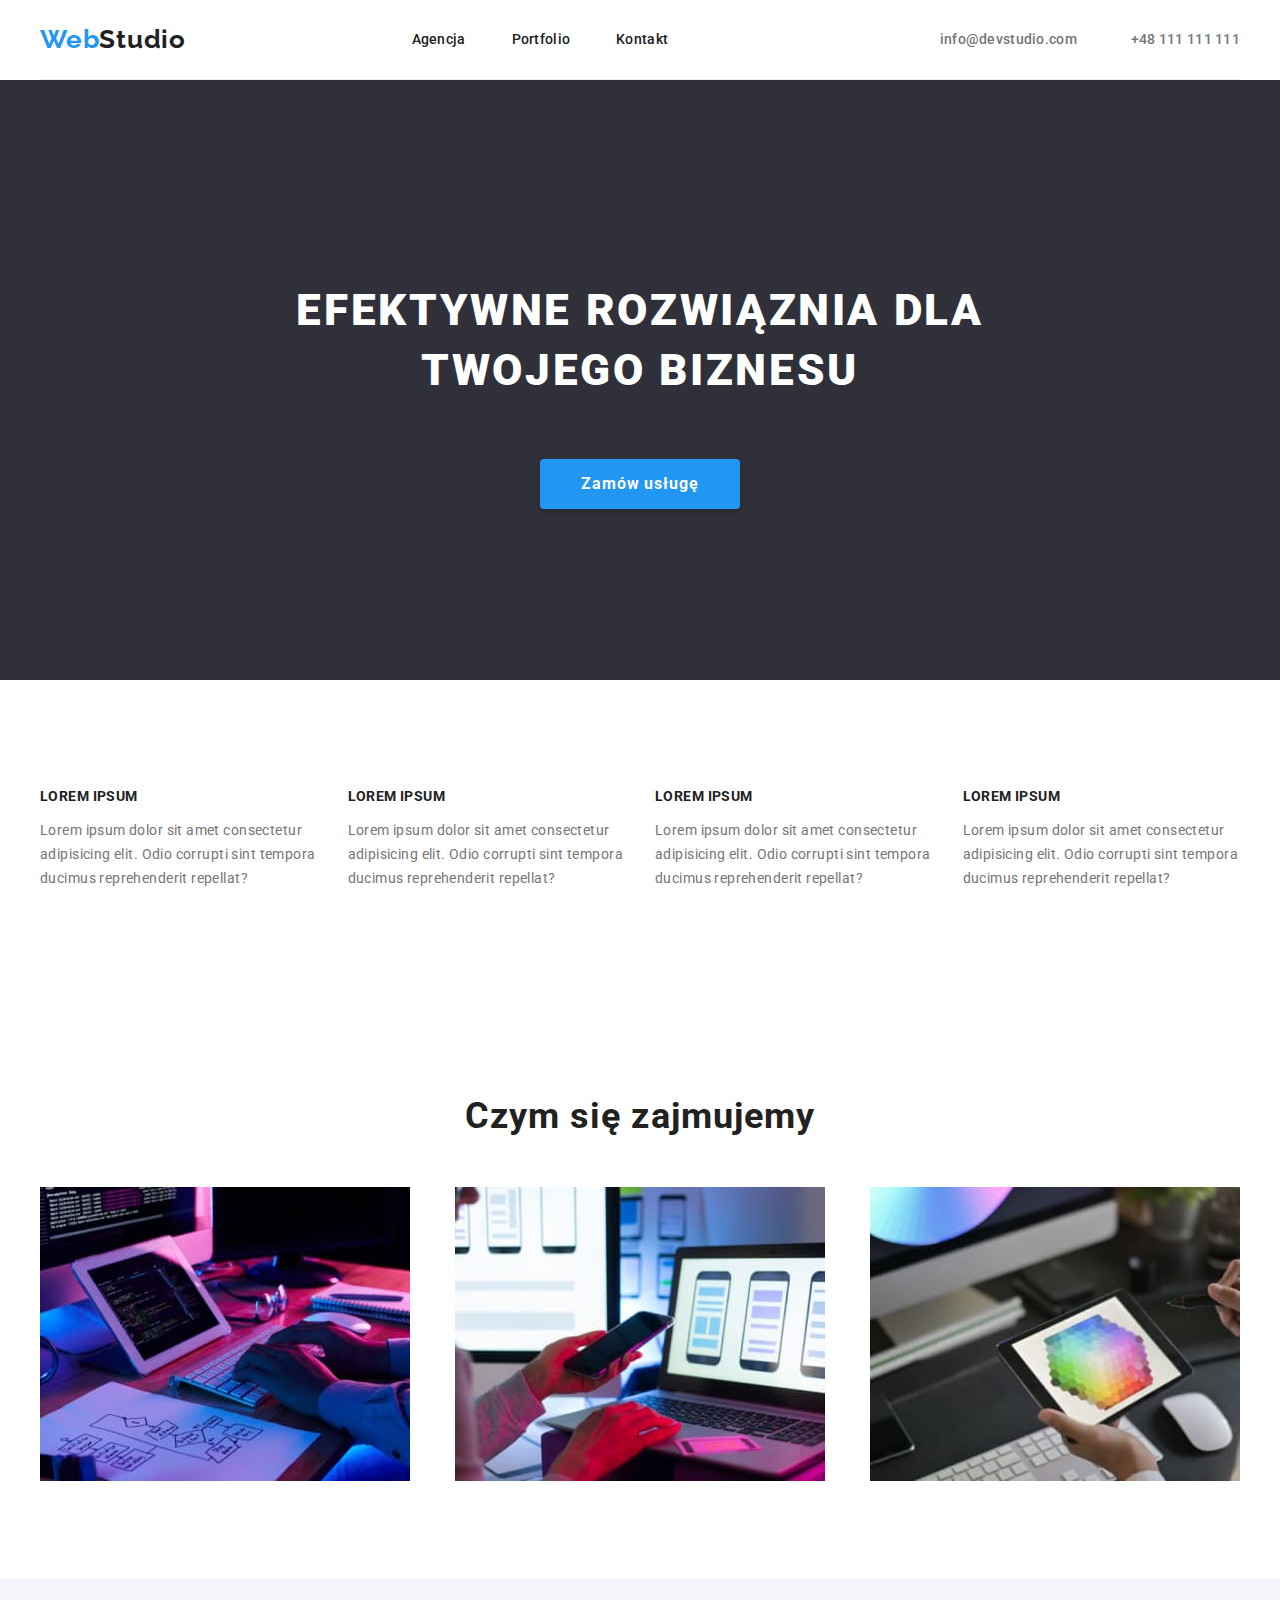
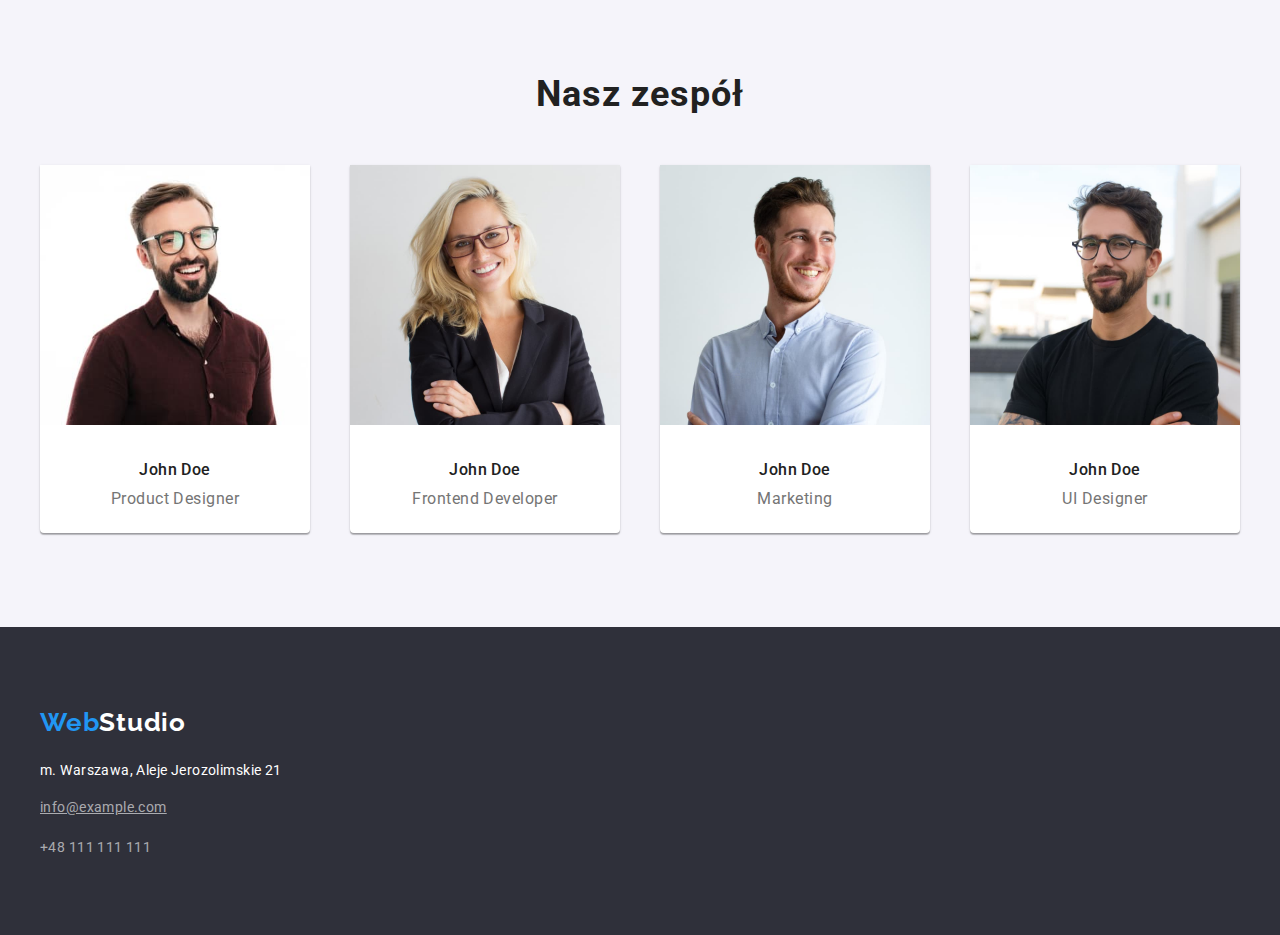
<file: index.html>
<!DOCTYPE html>
<html lang="en">
  <head>
    <meta charset="UTF-8" />
    <meta http-equiv="X-UA-Compatible" content="IE=edge" />
    <meta name="viewport" content="width=device-width, initial-scale=1.0" />
    <title>Studio</title>
    <link
      rel="stylesheet"
      href="https://cdnjs.cloudflare.com/ajax/libs/modern-normalize/1.0.0/modern-normalize.min.css"
    />
    <link rel="preconnect" href="https://fonts.googleapis.com" />
    <link rel="preconnect" href="https://fonts.gstatic.com" crossorigin />
    <link
      href="https://fonts.googleapis.com/css2?family=Raleway:ital,wght@0,700;1,700&family=Roboto:ital,wght@0,400;0,500;0,700;0,900;1,400;1,500;1,700;1,900&display=swap"
      rel="stylesheet"
    />
    <link rel="stylesheet" href="CSS/styles.css" />
  </head>
  <body>
    <header>
      <div class="container">
        <section class="page-header">
          <h2>
          <a href="index.html" class="logo-header"
            ><span class="first-letters">Web</span>Studio</a
          >
        </h2>
        <nav>
          <ul class="list-menu">
            <li><a href="index.html" class="header-menu">Agencja</a></li>
            <li><a href="portfolio.html" class="header-menu">Portfolio</a></li>
            <li><a href="" class="header-menu">Kontakt</a></li>
          </ul>
        </nav>
        <section>
          <a href="mailto:info@devstudio.com" class="e-mail"
            >info@devstudio.com</a
          >
          <a href="tel:+48111111111" class="phone-number">+48 111 111 111</a>
        </section>
      </section>
      </div>           
    </header>
    <main>         
        <section class="service-section section">
          <div class="container">
            <ul class="title-and-button">
          <li><h1 class="main-title">EFEKTYWNE ROZWIĄZNIA DLA TWOJEGO BIZNESU</h1></li>
         <li> <button type="button" class="order-button">Zamów usługę</button> </li>
        </ul>
        </div>         
        </section>         
        <section class="section">
          <div class="container">         
          <ul class="lorem-list">
            <li class="lorem">
              <h3 class="title">lorem ipsum</h3>
              <p class="text">
                Lorem ipsum dolor sit amet consectetur adipisicing elit. Odio
                corrupti sint tempora ducimus reprehenderit repellat?
              </p>
            </li>
            <li class="lorem">
              <h3 class="title">lorem ipsum</h3>
              <p class="text">
                Lorem ipsum dolor sit amet consectetur adipisicing elit. Odio
                corrupti sint tempora ducimus reprehenderit repellat?
              </p>
            </li>
            <li class="lorem">
              <h3 class="title">lorem ipsum</h3>
              <p class="text">
                Lorem ipsum dolor sit amet consectetur adipisicing elit. Odio
                corrupti sint tempora ducimus reprehenderit repellat?
              </p>
            </li>
            <li class="lorem">
              <h3 class="title">lorem ipsum</h3>
              <p class="text">
                Lorem ipsum dolor sit amet consectetur adipisicing elit. Odio
                corrupti sint tempora ducimus reprehenderit repellat?
              </p>
            </li>
          </ul>
          </div>
        </section>
        <section class="section">
          <div class="container">
          <h2 class="profession-title">Czym się zajmujemy</h2>
          <ul class="photo-profession">
            <li class="profession">
              <img
                src="images/img.jpg"
                alt="osoba pisząca na klawiaturze"
                width="370"
                height="294"
              />
            </li>
            <li class="profession">
              <img
                src="images/img(1).jpg"
                alt="osoba trzyma telefon i sprawdza"
                width="370"
                height="294"
              />
            </li>
            <li class="profession">
              <img
                src="images/img(2).jpg"
                alt="osoba trzyma tablet na którym wyświetlona jest paleta kolorów"
                width="370"
                height="294"
              />
            </li>
          </ul>
          </div>
        </section>
        <section class="section team-section">
          <div class="container">
          <h2 class="our-team">Nasz zespół</h2>
          <ul class="team">
            <li>
              <figure class="person">
                <img
                  src="images/img(3).jpg"
                  alt="mężczyzna w okularach i bordowej koszuli"
                  width="270"
                  height="260"
                />
                <figcaption class="name-and-position">
                  <p class="name">John Doe</p>
                  <p class="position">Product Designer</p>
                </figcaption>
              </figure>
            </li>
            <li>
              <figure class="person">
                <img
                  src="images/img(4).jpg"
                  alt="kobieta w okularch"
                  width="270"
                  height="260"
                />
                <figcaption class="name-and-position">
                  <p class="name">John Doe</p>
                  <p class="position">Frontend Developer</p>
                </figcaption>
              </figure>
            </li>
            <li>
              <figure class="person">
                <img
                  src="images/img(5).jpg"
                  alt="mężczyzna w jasnej koszuli"
                  width="270"
                  height="260"
                />
                <figcaption class="name-and-position">
                  <p class="name">John Doe</p>
                  <p class="position">Marketing</p>
                </figcaption>
              </figure>
            </li>
            <li>
              <figure class="person">
                <img
                  src="images/img(6).jpg"
                  alt="mężczyzna w okularach i ciemnej koszuluce"
                  width="270"
                  height="260"
                />
                <figcaption class="name-and-position">
                  <p class="name">John Doe</p>
                  <p class="position">UI Designer</p>
                </figcaption>
              </figure>
            </li>
          </ul>
          </div>
        </section>
      </section>
    </main>
    <footer class="footer">
      <div class="container">        
          <h2>
          <a href="index.html" class="logo-footer"
            ><span class="first-letters">Web</span
            ><span class="last-letters">Studio</span></a
          >
        </h2>
        <address class="address">m. Warszawa, Aleje Jerozolimskie 21</address>
        <address>
          <p>
            <a href="mailto:info@example.com" class="e-mail-footer"
              >info@example.com</a
            >
          </p>
          <p>
            <a href="tel:+48111111111" class="phone-number-footer"
              >+48 111 111 111</a
            >
          </p>
        </address> 
      </div>
    </footer>
  </body>
</html>
</file>
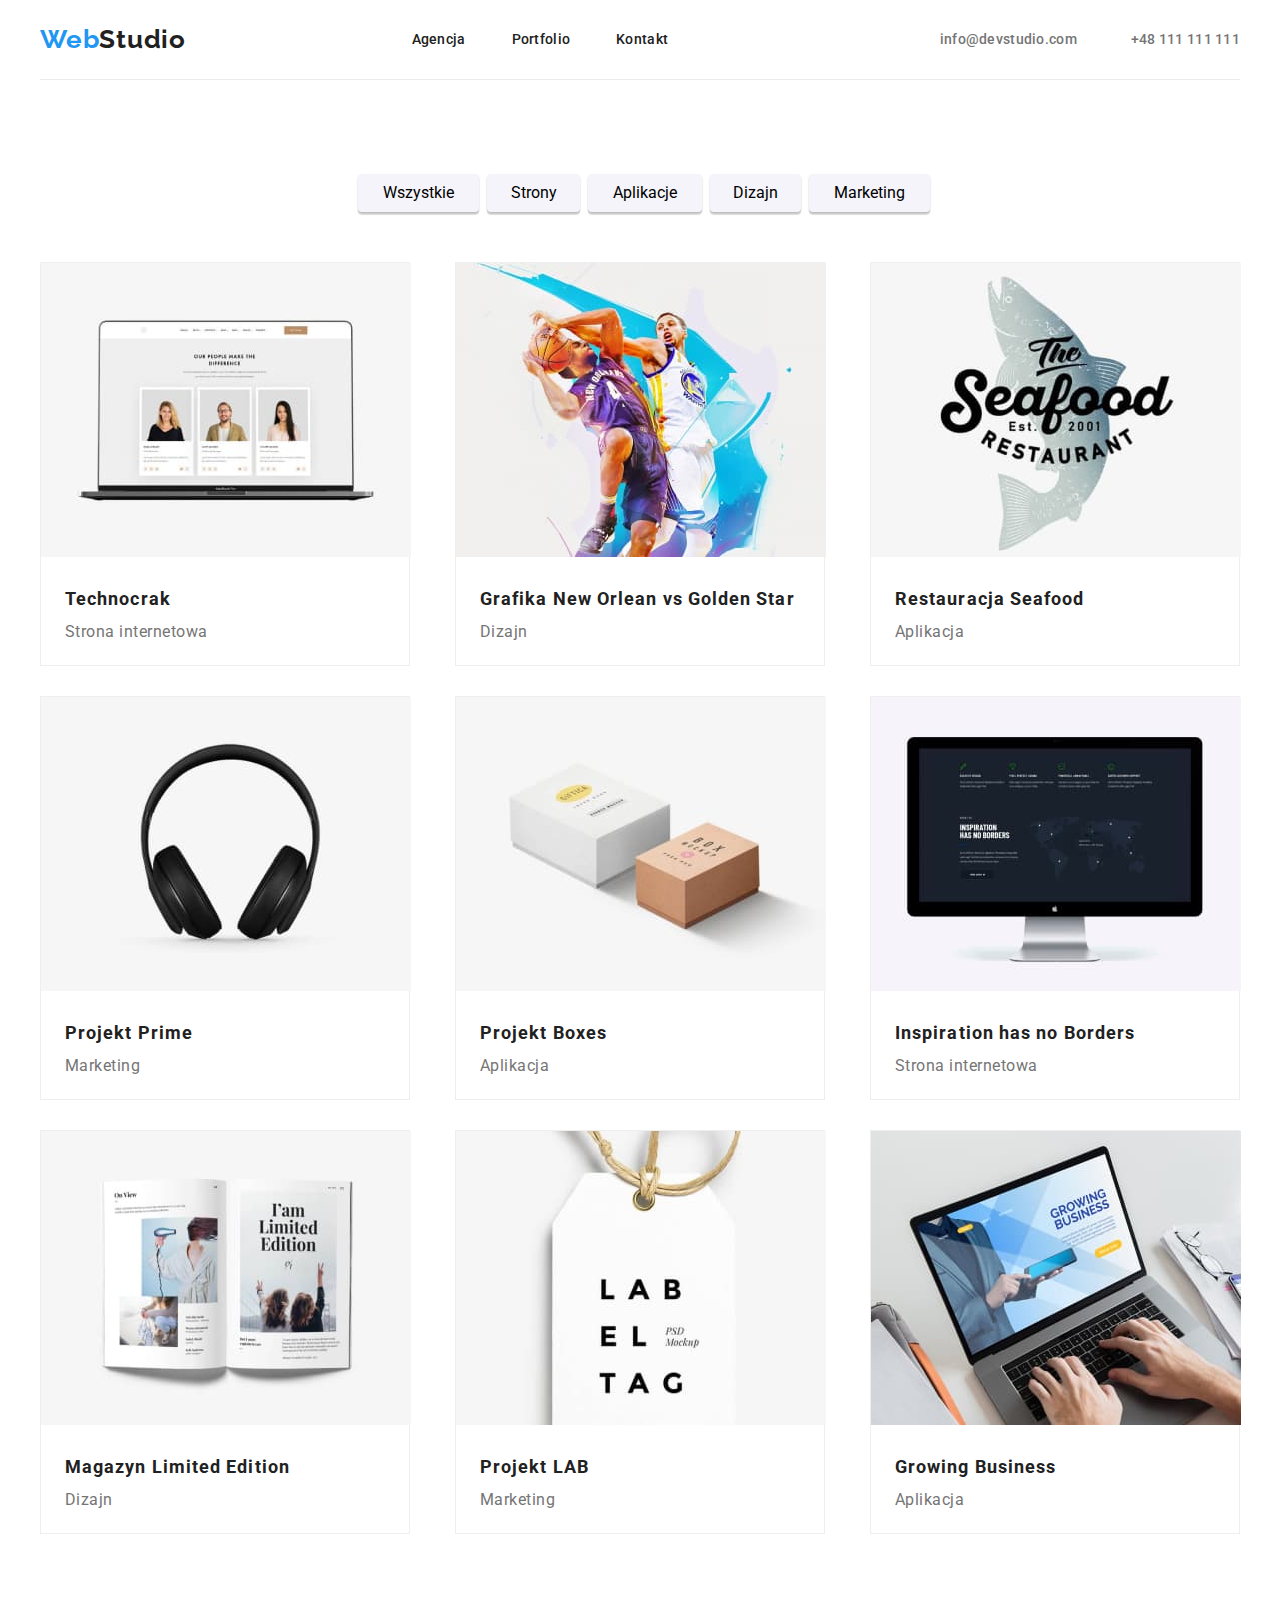
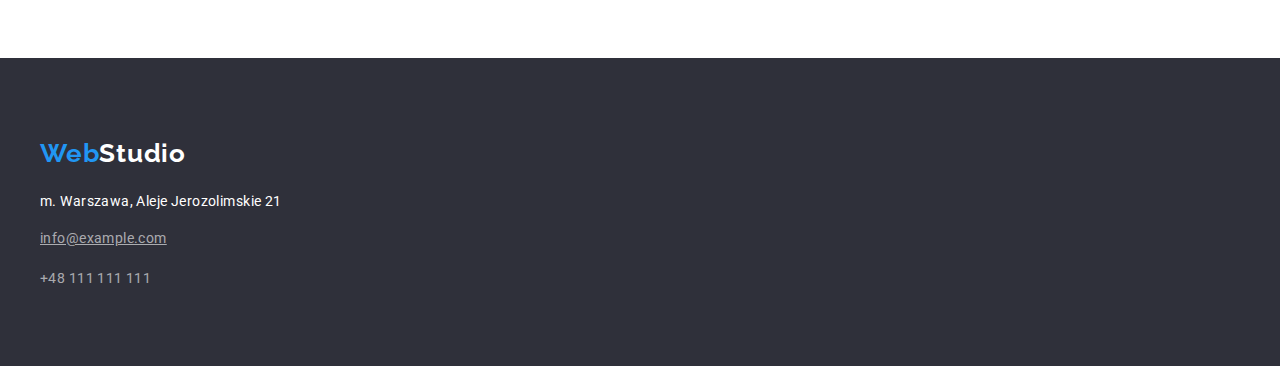
<file: portfolio.html>
<!DOCTYPE html>
<html lang="en">
  <head>
    <meta charset="UTF-8" />
    <meta http-equiv="X-UA-Compatible" content="IE=edge" />
    <meta name="viewport" content="width=device-width, initial-scale=1.0" />
    <title>Portfolio</title>
    <link
      rel="stylesheet"
      href="https://cdnjs.cloudflare.com/ajax/libs/modern-normalize/1.0.0/modern-normalize.min.css"
    />
    <link rel="stylesheet" href="CSS/styles.css" />
    <link rel="preconnect" href="https://fonts.googleapis.com" />
    <link rel="preconnect" href="https://fonts.gstatic.com" crossorigin />
    <link
      href="https://fonts.googleapis.com/css2?family=Raleway:ital,wght@0,700;1,700&family=Roboto:ital,wght@0,400;0,500;0,700;0,900;1,400;1,500;1,700;1,900&display=swap"
      rel="stylesheet"
    />
  </head>
  <body>
    <header>
      <div class="container">
        <section class="page-header">
          <h2>
          <a href="index.html" class="logo-header"
            ><span class="first-letters">Web</span>Studio</a
          >
        </h2>
        <nav>
          <ul class="list-menu">
            <li><a href="index.html" class="header-menu">Agencja</a></li>
            <li><a href="portfolio.html" class="header-menu">Portfolio</a></li>
            <li><a href="" class="header-menu">Kontakt</a></li>
          </ul>
        </nav>
        <section>
          <a href="mailto:info@devstudio.com" class="e-mail"
            >info@devstudio.com</a
          >
          <a href="tel:+48111111111" class="phone-number">+48 111 111 111</a>
        </section>
      </section>
      </div>           
    </header>
    <main>
      <section class="section">
        <div class="container">
        <section class="nav-button">
          <ul class="filtr-button">
            <li>
              <button type="button" class="filtr filtr1">Wszystkie</button>
            </li>
            <li><button type="button" class="filtr filtr2">Strony</button></li>
            <li>
              <button type="button" class="filtr filtr3">Aplikacje</button>
            </li>
            <li><button type="button" class="filtr filtr4">Dizajn</button></li>
            <li>
              <button type="button" class="filtr filtr5">Marketing</button>
            </li>
          </ul>
        </section>
        <section class="products">
          <ul class="project-list">
            <li class="product">
              <figure class="project">
                <img
                  src="images/laptop.jpg"
                  alt="laptop with 3 photos of people on the screen"
                  width="370"
                  height="294"
                />
                <figcaption class="name-product">
                  <h3 class="project-name">Technocrak</h3>
                  <p class="filtr-name">Strona internetowa</p>
                </figcaption>
              </figure>
            </li>
            <li class="product">
              <figure class="project">
                <img
                  src="images/basketball-players.jpg"
                  alt="two men playing basketball"
                  width="370"
                  height="294"
                />
                <figcaption class="name-product">
                  <h3 class="project-name">
                    Grafika New Orlean vs Golden Star
                  </h3>
                  <p class="filtr-name">Dizajn</p>
                </figcaption>
              </figure>
            </li>
            <li class="product">
              <figure class="project">
                <img
                  src="images/restaurant-logo.jpg"
                  alt="logo with a fish and an inscription The Seafood restaurant"
                  width="370"
                  height="294"
                />
                <figcaption class="name-product">
                  <h3 class="project-name">Restauracja Seafood</h3>
                  <p class="filtr-name">Aplikacja</p>
                </figcaption>
              </figure>
            </li>
            <li class="product">
              <figure class="project">
                <img
                  src="images/headphones.jpg"
                  alt="black headphones"
                  width="370"
                  height="294"
                />
                <figcaption class="name-product">
                  <h3 class="project-name">Projekt Prime</h3>
                  <p class="filtr-name">Marketing</p>
                </figcaption>
              </figure>
            </li>
            <li class="product">
              <figure class="project">
                <img
                  src="images/boxes.jpg"
                  alt="two boxes, one white, the other brown"
                  width="370"
                  height="294"
                />
                <figcaption class="name-product">
                  <h3 class="project-name">Projekt Boxes</h3>
                  <p class="filtr-name">Aplikacja</p>
                </figcaption>
              </figure>
            </li>
            <li class="product">
              <figure class="project">
                <img
                  src="images/monitor.jpg"
                  alt="monitor with displayed website"
                  width="370"
                  height="294"
                />
                <figcaption class="name-product">
                  <h3 class="project-name">Inspiration has no Borders</h3>
                  <p class="filtr-name">Strona internetowa</p>
                </figcaption>
              </figure>
            </li>
            <li class="product">
              <figure class="project">
                <img
                  src="images/catalog.jpg"
                  alt="picture magazine"
                  width="370"
                  height="294"
                />
                <figcaption class="name-product">
                  <h3 class="project-name">Magazyn Limited Edition</h3>
                  <p class="filtr-name">Dizajn</p>
                </figcaption>
              </figure>
            </li>
            <li class="product">
              <figure class="project">
                <img
                  src="images/tag.jpg"
                  alt=" tag with the inscription LAB EL TAG"
                  width="370"
                  height="294"
                />
                <figcaption class="name-product">
                  <h3 class="project-name">Projekt LAB</h3>
                  <p class="filtr-name">Marketing</p>
                </figcaption>
              </figure>
            </li>
            <li class="product">
              <figure class="project">
                <img
                  src="images/laptop-and-hands.jpg"
                  alt="hands typing on the laptop keyboard"
                  width="370"
                  height="294"
                />
                <figcaption class="name-product">
                  <h3 class="project-name">Growing Business</h3>
                  <p class="filtr-name">Aplikacja</p>
                </figcaption>
              </figure>
            </li>
          </ul>
        </section>
      </div>
      </section>
    </main>
    <footer class="footer">
      <div class="container">        
          <h2>
          <a href="index.html" class="logo-footer"
            ><span class="first-letters">Web</span
            ><span class="last-letters">Studio</span></a
          >
        </h2>
        <address class="address">m. Warszawa, Aleje Jerozolimskie 21</address>
        <address>
          <p>
            <a href="mailto:info@example.com" class="e-mail-footer"
              >info@example.com</a
            >
          </p>
          <p>
            <a href="tel:+48111111111" class="phone-number-footer"
              >+48 111 111 111</a
            >
          </p>
        </address> 
      </div>
    </footer>
  </body>
</html>
</file>
<file: CSS/styles.css>
body{
    font-family: 'Roboto';
    font-style: normal;
    color:#212121;
}

.container{
   width: 1200px;
   margin: 0 auto;
}

.section{
    padding-top: 94px;
    padding-bottom: 94px;
}

/* nagłówek */
.page-header{
    background-color: #FFFFFF;
    border-bottom: 1px solid #ECECEC;
    height: 80px;
    display: flex;
    justify-content:space-between;
    align-items: center;
    flex-direction: row;
}

/* logo */

.first-letters {
    color: #2196F3;
}
.logo-header {
    text-decoration: none;
    color:#212121;
    width: 145px;
    height: 31px;
    font-family: 'Raleway';
    font-style: normal;
    font-weight: 700;
    font-size: 26px;
    line-height: 31px;
    letter-spacing: 0.03em;
}
/* nawigacja w nagłówku */
.list-menu{
    list-style: none;
    display: flex;
    padding: 0px;
    margin: 0px;
    }

.header-menu {
    text-decoration: none;
    color: #212121;
    width: 53px;
    height: 16px;
    font-weight: 500;
    font-size: 14px;
    line-height: 16px;
    letter-spacing: 0.02em;
    margin-right: 46px;
}
.header-menu:hover {
    color:#2196F3;
    text-decoration: none;
}
.header-menu:focus{
    color:#2196F3;
    text-decoration: none;
}
/* kontakty w nagłówku */

.e-mail{
    text-decoration: none;
    color: #757575;
    width: 135px;
    height: 16px;
    font-weight: 500;
    font-size: 14px;
    line-height: 16px;
    letter-spacing: 0.02em;
    margin-right: 25px;
}
.e-mail:hover{
    color:#2196F3;
}
.phone-number{
    text-decoration: none;
    color: #757575;
    width: 110px;
    height: 16px;
    font-weight: 500;
    font-size: 14px;
    line-height: 16px;
    letter-spacing: 0.02em;
    margin-left: 25px;
}
.phone-number:hover{
    color:#2196F3;
}
/* Stopka */

.footer{
    background-color:  #2F303A;
    display: flex;
    flex-direction: column;
    align-items: baseline;
    padding-top: 60px;
    padding-bottom: 60px;
    }

.logo-footer{
    text-decoration: none;
    color: black;
    width: 145px;
    height: 31px;
    font-family: 'Raleway';
    font-weight: 700;
    font-size: 26px;
    line-height: 31px;
    letter-spacing: 0.03em;
}
.last-letters{
    color: #FFFFFF;
    }
.address{
    color: #FFFFFF;
    width: 247px;
    height: 21px;
    font-style: normal;
    font-weight: 400;
    font-size: 14px;
    line-height: 24px;
    letter-spacing: 0.03em;
    }
.e-mail-footer{
    color: rgba(255, 255, 255, 0.6);
    width: 231px;
    height: 21px;
    font-style: normal;
    font-weight: 400;
    font-size: 14px;
    line-height: 24px;
    letter-spacing: 0.03em;
    text-decoration-line: underline;
    }
.phone-number-footer{
    color: rgba(255, 255, 255, 0.6);
    text-decoration: none;
    width: 231px;
    height: 21px;
    font-style: normal;
    font-weight: 400;
    font-size: 14px;
    line-height: 24px;
    letter-spacing: 0.03em;
    }

    /* protfolio bottom */

.filtr-button{
    list-style-type: none;
    display: flex;  
    justify-content: center;
    margin: 0px;
    padding: 0px;
    }

.filtr{
    background-color:#F5F4FA;
    box-shadow: 0px 3px 1px rgba(0, 0, 0, 0.1), 0px 1px 2px rgba(0, 0, 0, 0.08), 0px 2px 2px rgba(0, 0, 0, 0.12);
    border-radius: 4px;
    border: 0px;
    cursor: pointer;
    margin-left: 8px;
    }
.filtr:hover{
    background-color:#2196F3;
    color:  #FFFFFF;
    }
.filtr:focus{
    background-color:#2196F3;
    color:  #FFFFFF;
    }

/* rozmiary przycisków */
.filtr1{
    width: 121px;
    height: 38px;
    }
.filtr2{
    width: 93px;
    height: 38px;
    }
.filtr3{
    width: 114px;
    height: 38px;
    }
.filtr4{
    width: 91px;
    height: 38px;
    }
.filtr5{
    width: 121px;
    height: 38px;
    }

/* projekty/produkty */
.project-list{
    list-style: none;
    display: flex;
    flex-wrap: wrap;
    padding: 0px;
    margin: 0px;
    justify-content: space-between;
    }

.nav-button{
    margin-bottom: 50px;
    
}
.name-product{
    display: flex;
    flex-direction: column;
    padding-top: 20px;
    padding-left: 24px;
}
.project{
    box-sizing: border-box;
    background: #FFFFFF;
    border: 1px solid #EEEEEE;
    width: 370px;
    height: 404px;
    margin: 0px;
    padding: 0px;
    margin-bottom: 30px;
    
}
.project-name{
    width: 322px;
    height: 36px;
    font-weight: 700;
    font-size: 18px;
    line-height: 36px;
    letter-spacing: 0.06em;
    margin: 0px;
    padding: 0px;
    padding-bottom: 4px;
    }
.filtr-name{
    color: #757575;
    width: 322px;
    height: 30px;
    font-weight: 400;
    font-size: 16px;
    line-height: 30px;
    letter-spacing: 0.03em;
    margin: 0px;
    padding: 0px;
    }


    /* sekcja "efektywne rozwiązania */
.service-section{
   background: #2F303A;
   height: 600px;
   display:flex;
   justify-content: center;
   align-items: center;
   }
.title-and-button{
    display: flex;
    flex-direction: column;
    list-style: none;
    padding: 0px;
    margin: 0px;
    align-items: center;
}

.main-title{
    color: #FFFFFF;
    width: 696px;
    height: 120px;
    font-weight: 900;
    font-size: 44px;
    line-height: 60px;
    text-align: center;
    letter-spacing: 0.06em;
    text-transform: uppercase;
    }


.order-button{
    /*botton*/
    background: #2196F3;
    width: 200px;
    height: 50px;
    box-shadow: 0px 4px 4px rgba(0, 0, 0, 0.15);
    border-radius: 4px;
    border: 0px;
    margin-top: 30px;
    /*text in botton*/
    font-weight: 700;
    font-size: 16px;
    line-height: 30px;
    letter-spacing: 0.06em;
    color:#FFFFFF;
    cursor: pointer;
    
    padding: 0px;   
    }


/*lorem list*/
.lorem-list{
    list-style-type: none;
    display: flex;
    gap: 30px;
    padding: 0px;
    margin: 0px;
}

.title{
    width: 270px;
    height: 16px;
    font-weight: 700;
    font-size: 14px;
    line-height: 16px;
    letter-spacing: 0.03em;
    text-transform: uppercase;
}
.text{    
    height: 75px;
    font-size: 14px;
    line-height: 24px;
    letter-spacing: 0.03em;
    color: #757575;
}

/* sekcja: "Czym się zajmujemy" */
.profession-title{
    font-weight: 700;
    font-size: 36px;
    line-height: 42px;
    text-align: center;
    letter-spacing: 0.03em;
    margin: 0px;
    margin-bottom: 50px;
}


.photo-profession{
    list-style-type: none;
    mix-blend-mode: normal;
    display: flex;
    justify-content: space-between;
    padding: 0px;
    margin: 0px;
    
}

/* sekcja "Nasz zespół" */

.team-section{
    background: #F5F4FA;
    height: 648px;
}
.our-team{
    font-weight: 700;
    font-size: 36px;
    line-height: 42px;
    text-align: center;
    letter-spacing: 0.03em;
    margin: 0px;
    margin-bottom: 50px;
}
.team{
    list-style: none;
    display: flex;
    justify-content: space-between;
    padding: 0px;
    margin: 0px;
}


.person{
    height: 368px;
    background: #FFFFFF;
    box-shadow: 0px 1px 3px rgba(0, 0, 0, 0.12), 0px 1px 1px rgba(0, 0, 0, 0.14), 0px 2px 1px rgba(0, 0, 0, 0.2);
    border-radius: 0px 0px 4px 4px;
    margin: 0px;

}
.name-and-position {
    display: flex;
    flex-direction: column;
    text-align: center;
}
.name{
    font-weight: 500;
    font-size: 16px;
    line-height: 19px;
    letter-spacing: 0.03em;
    margin: 0px;
    padding-bottom: 10px;
    padding-top: 30px;
    
}
.position{
    font-size: 16px;
    line-height: 19px;
    letter-spacing: 0.03em;
    color: #757575;
    margin: 0px;
}
</file>
